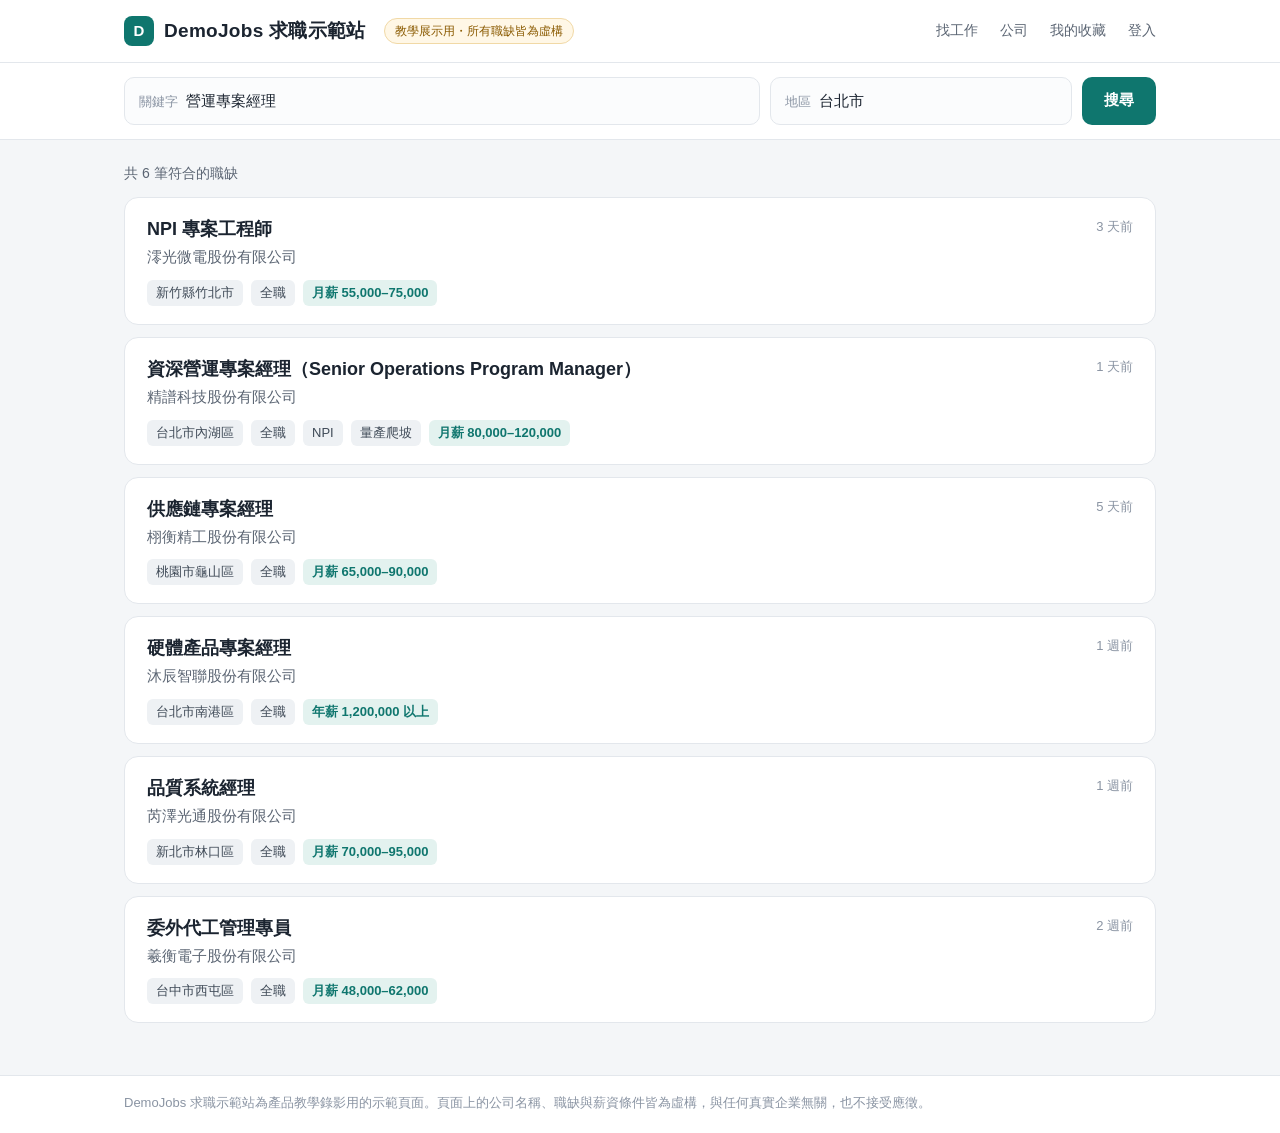
<file: index.html>
<!doctype html>
<html lang="zh-Hant">
<head>
<meta charset="utf-8">
<meta name="viewport" content="width=device-width,initial-scale=1">
<meta name="robots" content="noindex,nofollow">
<title>營運專案經理 職缺搜尋｜DemoJobs 求職示範站</title>
<link rel="stylesheet" href="style.css">
</head>
<body>
<header class="site"><div class="wrap">
  <a class="logo" href="index.html"><i>D</i>DemoJobs 求職示範站</a>
  <span class="badge">教學展示用・所有職缺皆為虛構</span>
  <nav class="top"><a>找工作</a><a>公司</a><a>我的收藏</a><a>登入</a></nav>
</div></header>
<div class="search"><div class="wrap">
  <div class="box"><small>關鍵字</small>營運專案經理</div>
  <div class="box" style="flex:.45"><small>地區</small>台北市</div>
  <a class="go">搜尋</a>
</div></div>
<main class="list"><div class="wrap">
  <p class="count">共 6 筆符合的職缺</p>
  <a class="card" href="job/senior-ops-pm.html">
    <span class="when">3 天前</span>
    <h3>NPI 專案工程師</h3><div class="co">澪光微電股份有限公司</div>
    <div class="meta"><span class="tag">新竹縣竹北市</span><span class="tag">全職</span><span class="tag pay">月薪 55,000–75,000</span></div>
  </a>
  <a class="card" href="job/senior-ops-pm.html">
    <span class="when">1 天前</span>
    <h3>資深營運專案經理（Senior Operations Program Manager）</h3><div class="co">精譜科技股份有限公司</div>
    <div class="meta"><span class="tag">台北市內湖區</span><span class="tag">全職</span><span class="tag">NPI</span><span class="tag">量產爬坡</span><span class="tag pay">月薪 80,000–120,000</span></div>
  </a>
  <a class="card" href="job/senior-ops-pm.html">
    <span class="when">5 天前</span>
    <h3>供應鏈專案經理</h3><div class="co">栩衡精工股份有限公司</div>
    <div class="meta"><span class="tag">桃園市龜山區</span><span class="tag">全職</span><span class="tag pay">月薪 65,000–90,000</span></div>
  </a>
  <a class="card" href="job/senior-ops-pm.html">
    <span class="when">1 週前</span>
    <h3>硬體產品專案經理</h3><div class="co">沐辰智聯股份有限公司</div>
    <div class="meta"><span class="tag">台北市南港區</span><span class="tag">全職</span><span class="tag pay">年薪 1,200,000 以上</span></div>
  </a>
  <a class="card" href="job/senior-ops-pm.html">
    <span class="when">1 週前</span>
    <h3>品質系統經理</h3><div class="co">芮澤光通股份有限公司</div>
    <div class="meta"><span class="tag">新北市林口區</span><span class="tag">全職</span><span class="tag pay">月薪 70,000–95,000</span></div>
  </a>
  <a class="card" href="job/senior-ops-pm.html">
    <span class="when">2 週前</span>
    <h3>委外代工管理專員</h3><div class="co">羲衡電子股份有限公司</div>
    <div class="meta"><span class="tag">台中市西屯區</span><span class="tag">全職</span><span class="tag pay">月薪 48,000–62,000</span></div>
  </a>
</div></main>
<footer class="site"><div class="wrap">DemoJobs 求職示範站為產品教學錄影用的示範頁面。頁面上的公司名稱、職缺與薪資條件皆為虛構，與任何真實企業無關，也不接受應徵。</div></footer>
</body>
</html>
</file>
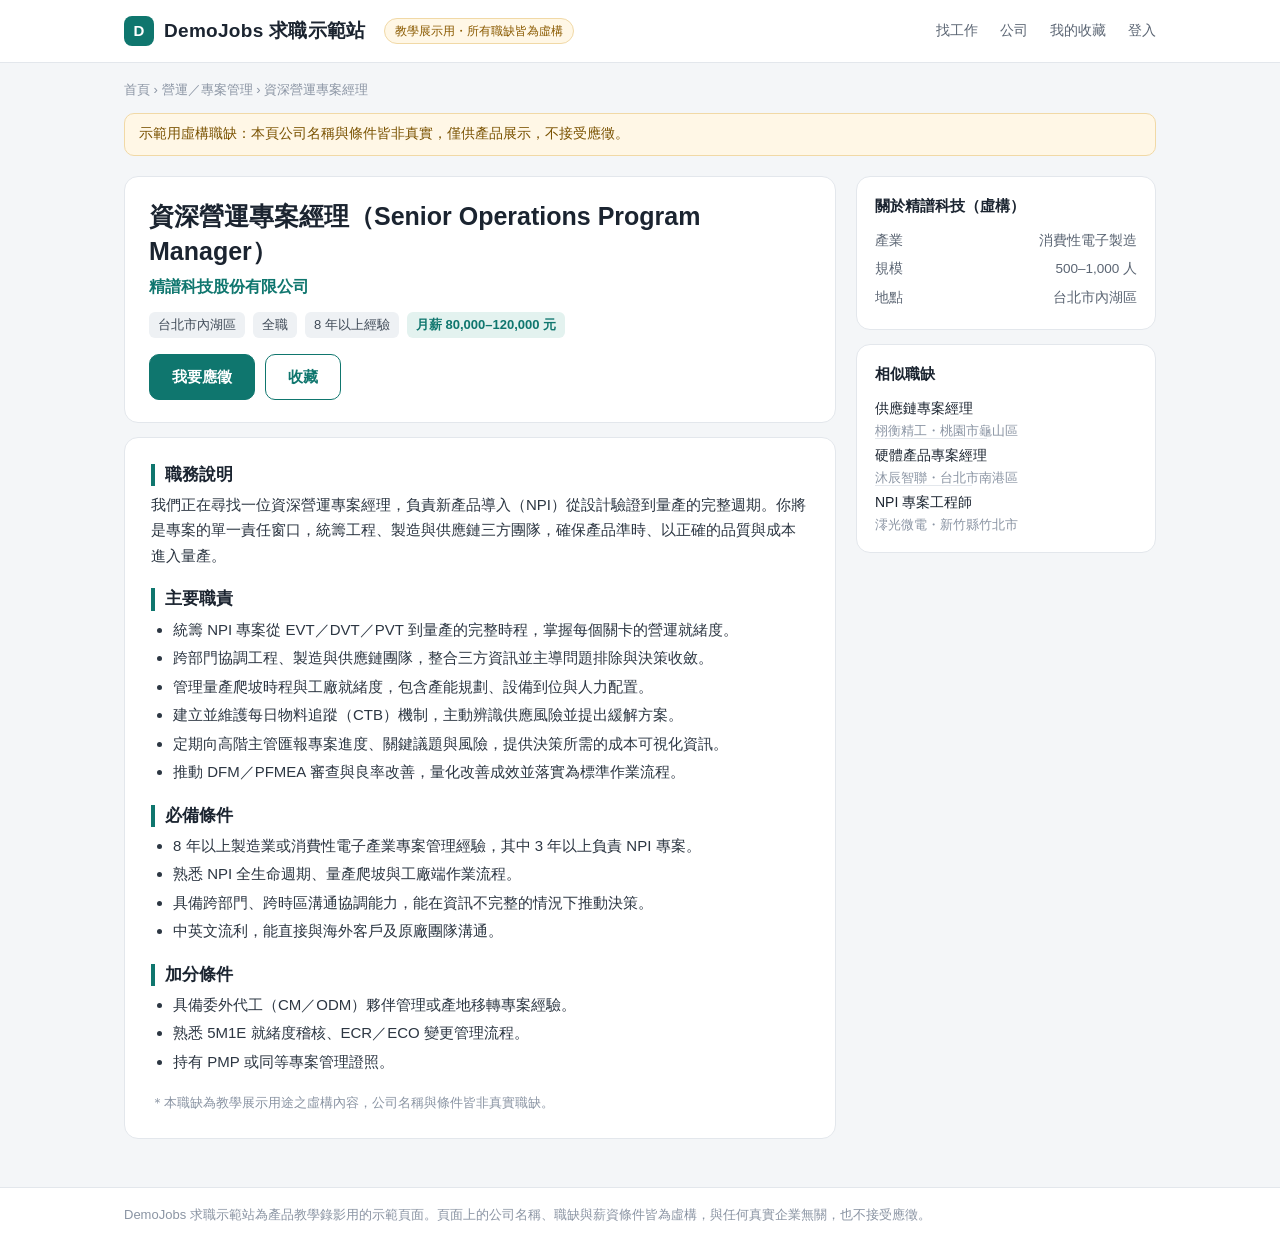
<file: job/senior-ops-pm.html>
<!doctype html>
<html lang="zh-Hant">
<head>
<meta charset="utf-8">
<meta name="viewport" content="width=device-width,initial-scale=1">
<meta name="robots" content="noindex,nofollow">
<title>資深營運專案經理｜精譜科技股份有限公司｜DemoJobs 求職示範站</title>
<link rel="stylesheet" href="../style.css">
</head>
<body>
<header class="site"><div class="wrap">
  <a class="logo" href="../index.html"><i>D</i>DemoJobs 求職示範站</a>
  <span class="badge">教學展示用・所有職缺皆為虛構</span>
  <nav class="top"><a>找工作</a><a>公司</a><a>我的收藏</a><a>登入</a></nav>
</div></header>
<div class="wrap">
  <nav class="crumb">首頁 › 營運／專案管理 › 資深營運專案經理</nav>
  <aside class="notice">示範用虛構職缺：本頁公司名稱與條件皆非真實，僅供產品展示，不接受應徵。</aside>
  <div class="grid">
    <main>
      <section class="jobhead">
        <h1>資深營運專案經理（Senior Operations Program Manager）</h1>
        <div class="co">精譜科技股份有限公司</div>
        <div class="meta"><span class="tag">台北市內湖區</span><span class="tag">全職</span><span class="tag">8 年以上經驗</span><span class="tag pay">月薪 80,000–120,000 元</span></div>
        <aside class="acts"><span class="btn primary">我要應徵</span><span class="btn">收藏</span></aside>
      </section>
      <article class="jd">
        <h2>職務說明</h2>
        <p>我們正在尋找一位資深營運專案經理，負責新產品導入（NPI）從設計驗證到量產的完整週期。你將是專案的單一責任窗口，統籌工程、製造與供應鏈三方團隊，確保產品準時、以正確的品質與成本進入量產。</p>
        <h2>主要職責</h2>
        <ul>
          <li>統籌 NPI 專案從 EVT／DVT／PVT 到量產的完整時程，掌握每個關卡的營運就緒度。</li>
          <li>跨部門協調工程、製造與供應鏈團隊，整合三方資訊並主導問題排除與決策收斂。</li>
          <li>管理量產爬坡時程與工廠就緒度，包含產能規劃、設備到位與人力配置。</li>
          <li>建立並維護每日物料追蹤（CTB）機制，主動辨識供應風險並提出緩解方案。</li>
          <li>定期向高階主管匯報專案進度、關鍵議題與風險，提供決策所需的成本可視化資訊。</li>
          <li>推動 DFM／PFMEA 審查與良率改善，量化改善成效並落實為標準作業流程。</li>
        </ul>
        <h2>必備條件</h2>
        <ul>
          <li>8 年以上製造業或消費性電子產業專案管理經驗，其中 3 年以上負責 NPI 專案。</li>
          <li>熟悉 NPI 全生命週期、量產爬坡與工廠端作業流程。</li>
          <li>具備跨部門、跨時區溝通協調能力，能在資訊不完整的情況下推動決策。</li>
          <li>中英文流利，能直接與海外客戶及原廠團隊溝通。</li>
        </ul>
        <h2>加分條件</h2>
        <ul>
          <li>具備委外代工（CM／ODM）夥伴管理或產地移轉專案經驗。</li>
          <li>熟悉 5M1E 就緒度稽核、ECR／ECO 變更管理流程。</li>
          <li>持有 PMP 或同等專案管理證照。</li>
        </ul>
        <p class="fine">＊本職缺為教學展示用途之虛構內容，公司名稱與條件皆非真實職缺。</p>
      </article>
    </main>
    <aside class="side">
      <div class="panel">
        <h4>關於精譜科技（虛構）</h4>
        <div class="row"><span>產業</span><span>消費性電子製造</span></div>
        <div class="row"><span>規模</span><span>500–1,000 人</span></div>
        <div class="row"><span>地點</span><span>台北市內湖區</span></div>
      </div>
      <div class="panel">
        <h4>相似職缺</h4>
        <a class="sim" href="../index.html">供應鏈專案經理<span>栩衡精工・桃園市龜山區</span></a>
        <a class="sim" href="../index.html">硬體產品專案經理<span>沐辰智聯・台北市南港區</span></a>
        <a class="sim" href="../index.html">NPI 專案工程師<span>澪光微電・新竹縣竹北市</span></a>
      </div>
    </aside>
  </div>
</div>
<footer class="site"><div class="wrap">DemoJobs 求職示範站為產品教學錄影用的示範頁面。頁面上的公司名稱、職缺與薪資條件皆為虛構，與任何真實企業無關，也不接受應徵。</div></footer>
</body>
</html>
</file>
<file: style.css>
:root{--ink:#1b2430;--sub:#5b6573;--muted:#8a94a3;--line:#e3e7ec;--bg:#f4f6f8;--card:#fff;--acc:#0f766e;--acc-soft:#e3f2ef;--tag:#eef1f4;--warn:#fff7e6;--warn-line:#f1d9a6}
*{box-sizing:border-box}
body{margin:0;background:var(--bg);color:var(--ink);font-family:-apple-system,"PingFang TC","Noto Sans TC","Microsoft JhengHei",sans-serif;font-size:15px;line-height:1.7}
a{color:inherit;text-decoration:none}
.wrap{max-width:1080px;margin:0 auto;padding:0 24px}
header.site{background:#fff;border-bottom:1px solid var(--line)}
header.site .wrap{display:flex;align-items:center;gap:18px;height:62px}
.logo{display:flex;align-items:center;gap:10px;font-weight:800;font-size:19px;letter-spacing:.3px}
.logo i{display:inline-grid;place-items:center;width:30px;height:30px;border-radius:8px;background:var(--acc);color:#fff;font-style:normal;font-size:15px}
.badge{font-size:12px;color:#8a5a00;background:var(--warn);border:1px solid var(--warn-line);border-radius:999px;padding:2px 10px;white-space:nowrap}
nav.top{margin-left:auto;display:flex;gap:22px;color:var(--sub);font-size:14px}
.search{background:#fff;border-bottom:1px solid var(--line)}
.search .wrap{display:flex;gap:10px;padding-top:14px;padding-bottom:14px}
.search .box{flex:1;border:1.5px solid var(--line);border-radius:10px;padding:10px 14px;color:var(--ink);background:#fbfcfd}
.search .box small{color:var(--muted);margin-right:8px}
.search .go{background:var(--acc);color:#fff;border-radius:10px;padding:10px 22px;font-weight:700}
main.list{padding:22px 0 40px}
.count{color:var(--sub);font-size:14px;margin:0 0 12px}
.card{display:block;background:var(--card);border:1px solid var(--line);border-radius:14px;padding:18px 22px;margin-bottom:12px}
.card:hover{border-color:#b9c3cd}
.card h3{margin:0;font-size:18px;line-height:1.45}
.card .co{color:var(--sub);margin-top:2px}
.card .meta{display:flex;flex-wrap:wrap;gap:8px;margin-top:10px}
.tag{background:var(--tag);color:#3f4a57;border-radius:6px;padding:2px 9px;font-size:13px}
.tag.pay{background:var(--acc-soft);color:var(--acc);font-weight:700}
.card .when{float:right;color:var(--muted);font-size:13px}
.grid{display:grid;grid-template-columns:1fr 300px;gap:20px;padding:20px 0 48px}
.crumb{color:var(--muted);font-size:13px;padding-top:16px}
.notice{background:var(--warn);border:1px solid var(--warn-line);color:#7a5200;border-radius:10px;padding:9px 14px;font-size:13.5px;margin:12px 0 0}
.jobhead{background:#fff;border:1px solid var(--line);border-radius:14px;padding:22px 24px}
.jobhead h1{margin:0;font-size:25px;line-height:1.4}
.jobhead .co{color:var(--acc);font-weight:700;margin-top:4px;font-size:16px}
.jobhead .meta{display:flex;flex-wrap:wrap;gap:8px;margin-top:12px}
.acts{display:flex;gap:10px;margin-top:16px}
.btn{border-radius:10px;padding:9px 22px;font-weight:700;font-size:15px;border:1.5px solid var(--acc);color:var(--acc);background:#fff}
.btn.primary{background:var(--acc);color:#fff}
article.jd{background:#fff;border:1px solid var(--line);border-radius:14px;padding:6px 26px 18px;margin-top:14px}
article.jd h2{font-size:17px;margin:20px 0 6px;padding-left:10px;border-left:4px solid var(--acc);line-height:1.3}
article.jd p{margin:6px 0;color:#2c3642}
article.jd ul{margin:6px 0;padding-left:22px;color:#2c3642}
article.jd li{margin:3px 0}
article.jd .fine{color:var(--muted);font-size:13px;margin-top:18px}
aside.side .panel{background:#fff;border:1px solid var(--line);border-radius:14px;padding:16px 18px;margin-bottom:14px}
aside.side h4{margin:0 0 8px;font-size:15px}
aside.side .row{display:flex;justify-content:space-between;color:var(--sub);font-size:13.5px;padding:3px 0}
aside.side .sim{padding:8px 0;border-top:1px solid var(--line);font-size:14px}
aside.side .sim:first-of-type{border-top:0}
aside.side .sim span{display:block;color:var(--muted);font-size:12.5px}
footer.site{border-top:1px solid var(--line);background:#fff;color:var(--muted);font-size:13px}
footer.site .wrap{padding-top:16px;padding-bottom:18px}
/* 手機寬度：原本只有桌機版，導覽列會擠成直排、搜尋列與職缺頁側欄被壓扁 */
@media (max-width:600px){
  .wrap{padding-left:16px;padding-right:16px}
  header.site .wrap{height:auto;flex-wrap:wrap;gap:6px 12px;padding-top:12px;padding-bottom:12px}
  nav.top{display:none}
  .search .wrap{flex-wrap:wrap}
  .search .box:first-child{flex:1 1 100%}
  .search .box + .box{flex:1 1 auto !important}
  .grid{grid-template-columns:1fr}
}
</file>
